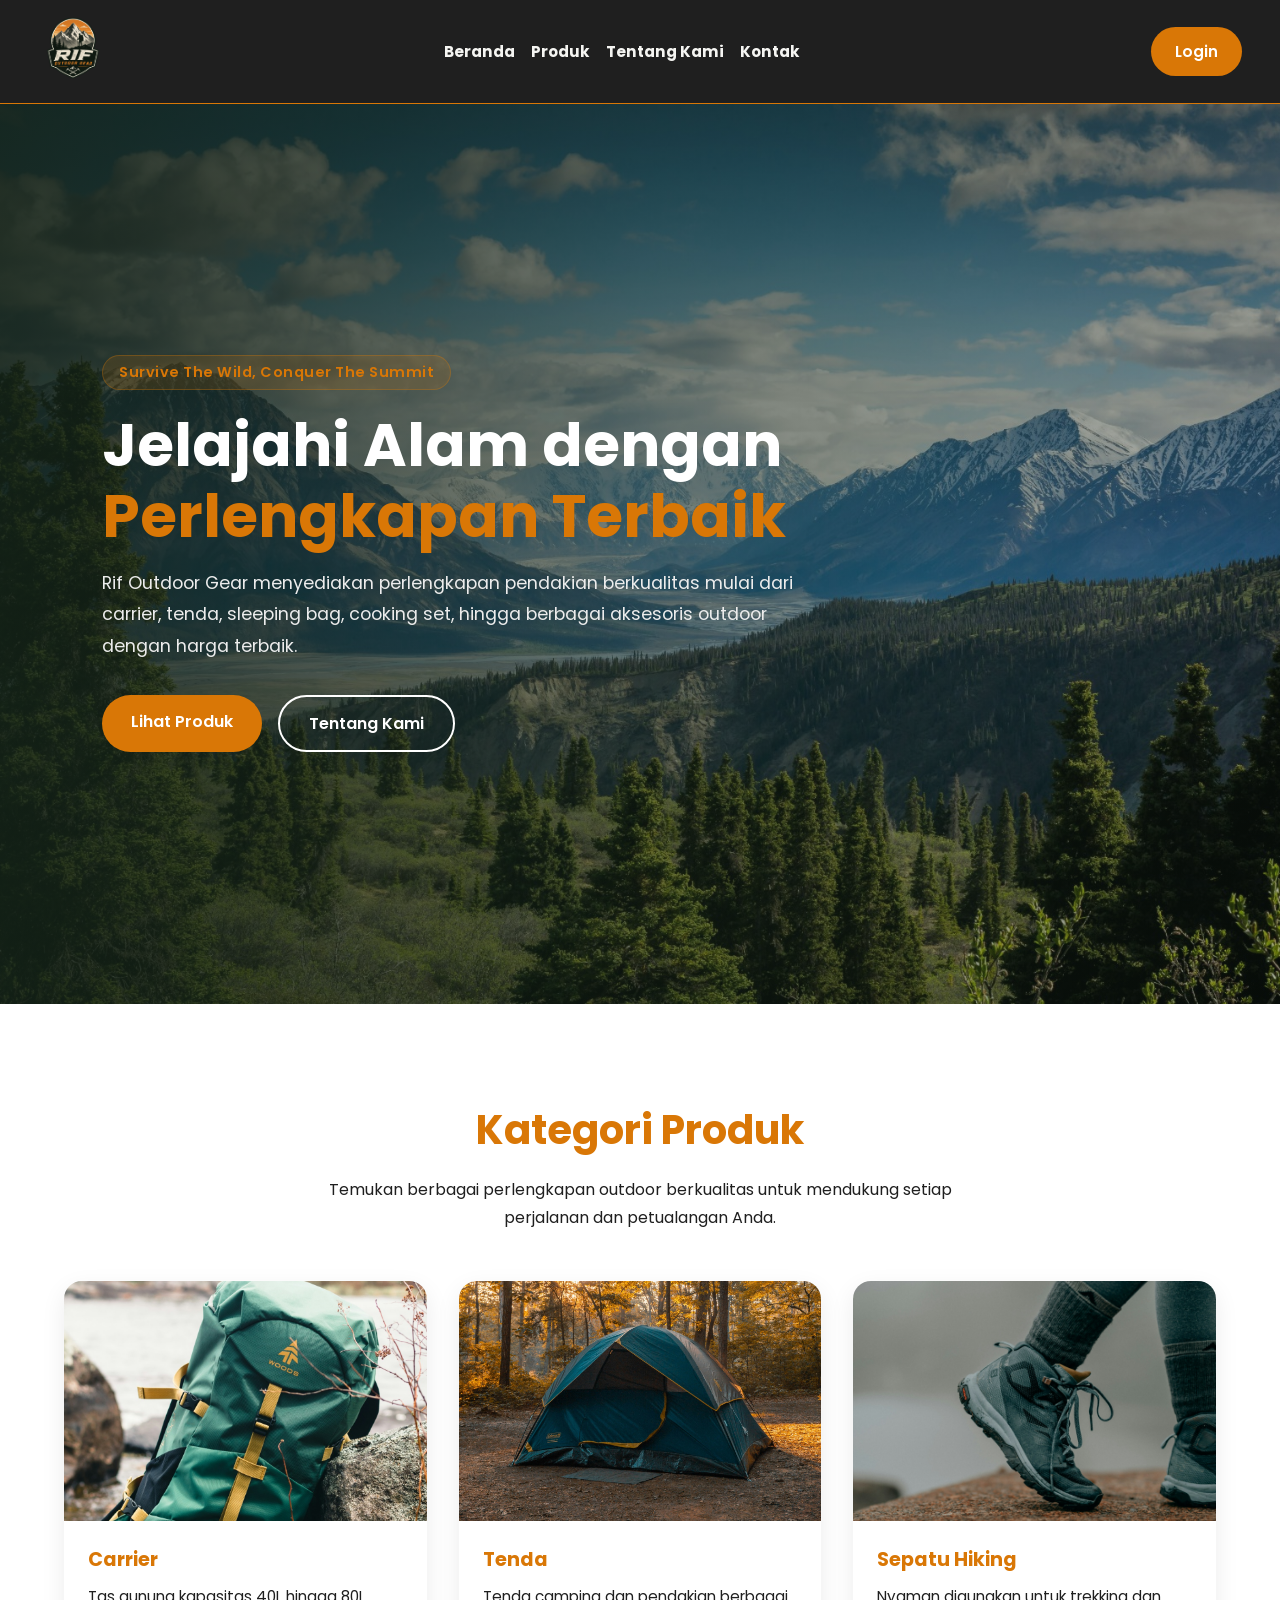
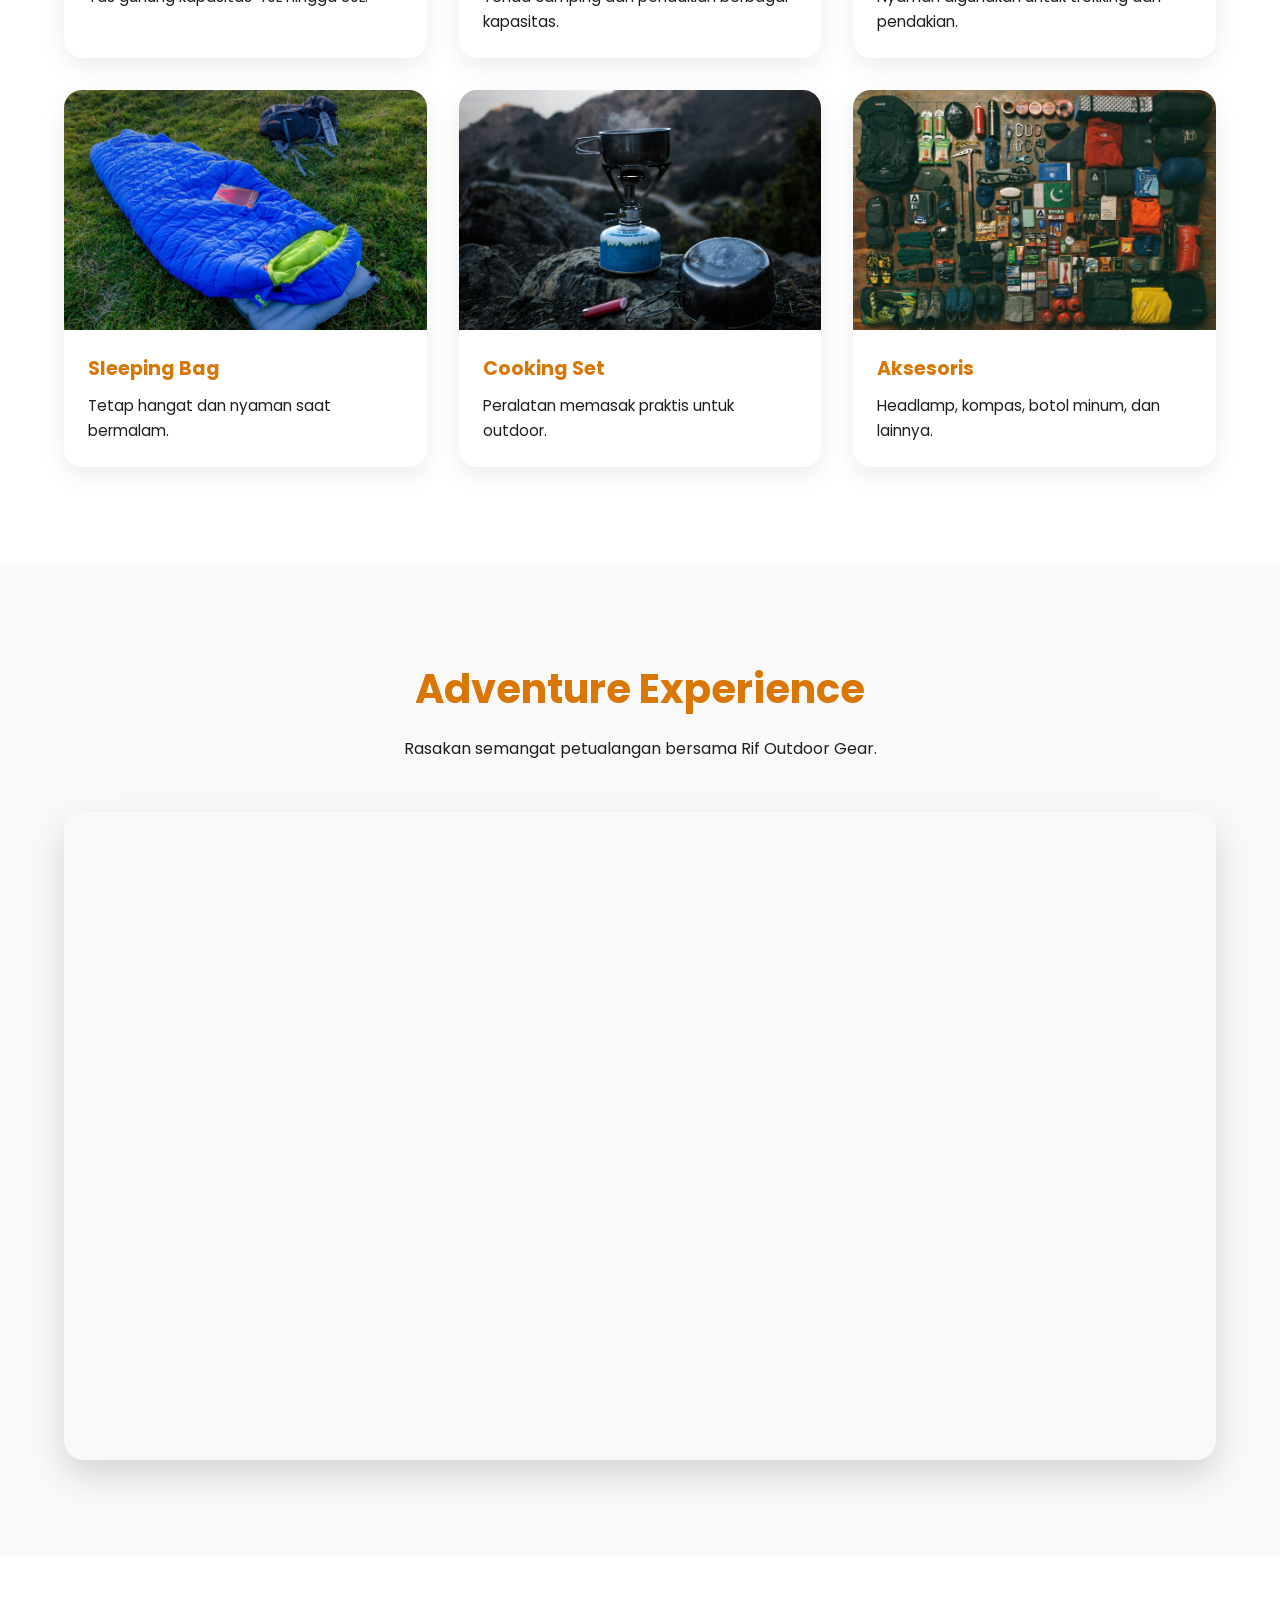
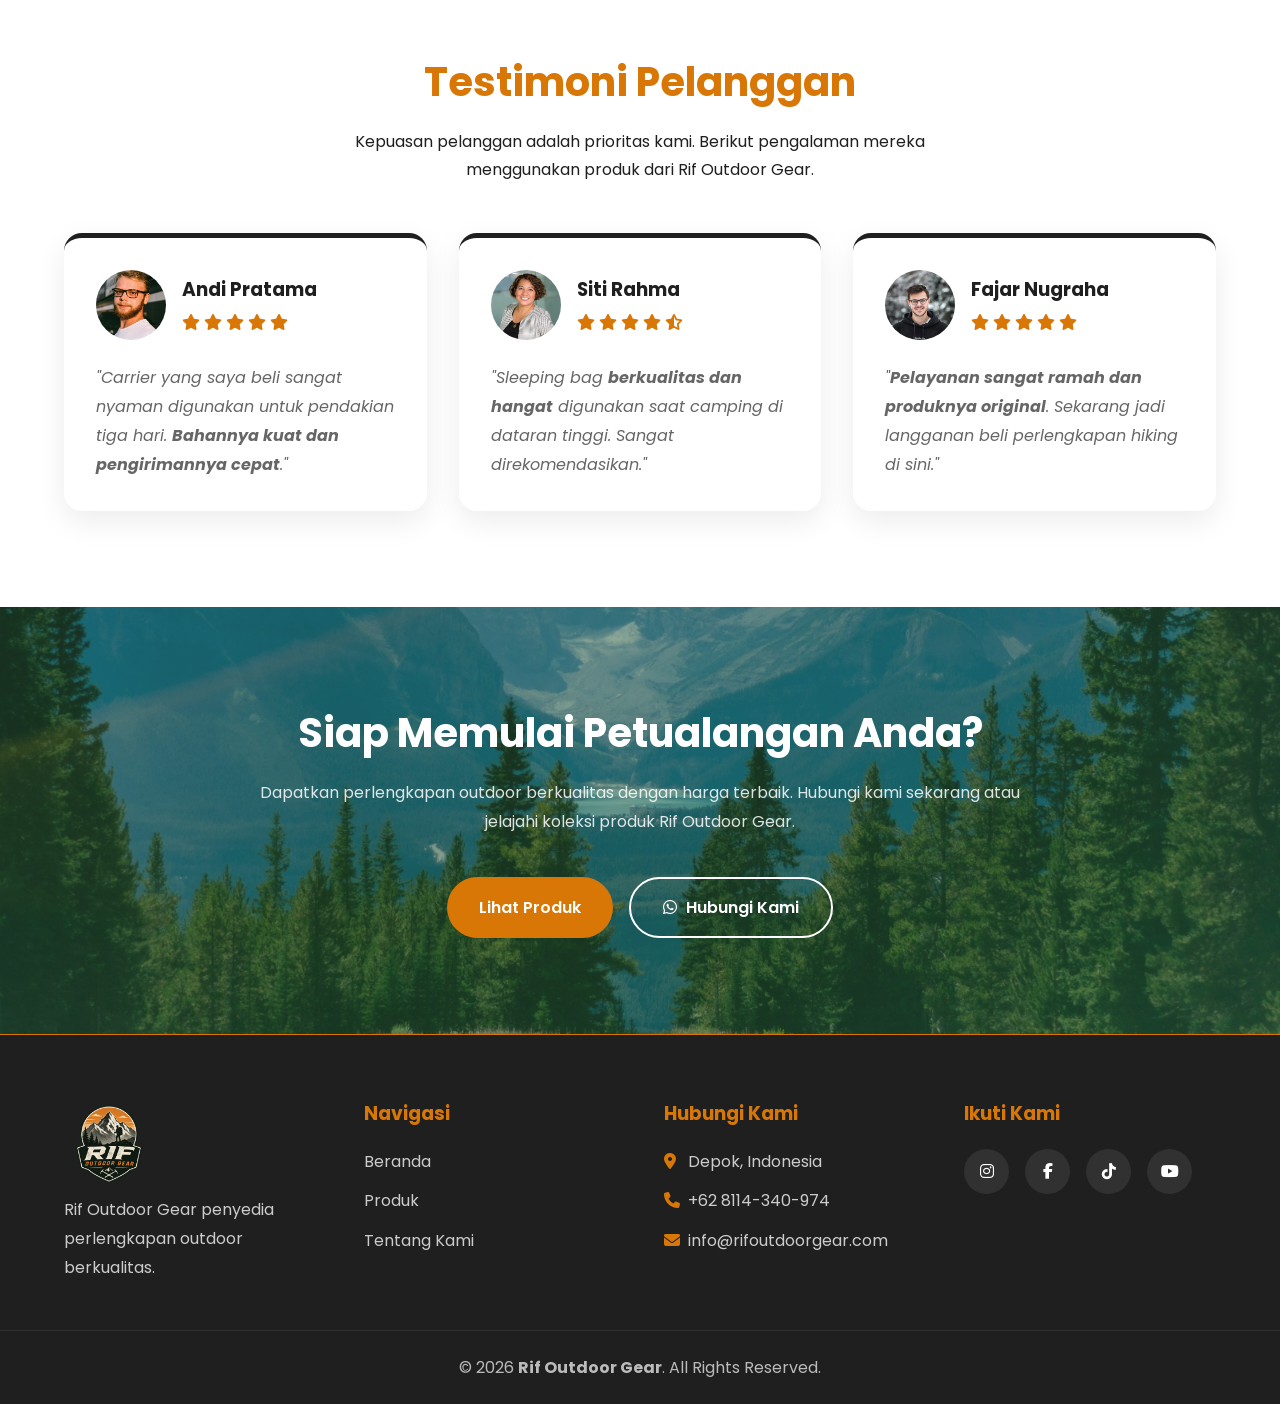
<file: index.html>
<!doctype html>
<html lang="en">
  <head>
    <meta charset="UTF-8" />
    <meta name="viewport" content="width=device-width, initial-scale=1.0" />
    <title>Beranda | Rif Outdoor Gear</title>
    <!-- Logo Website -->
    <link rel="icon" type="image/x-icon" href="assets/img/logo.png" />
    <!-- My CSS -->
    <link rel="stylesheet" href="assets/css/style.css" />
    <!-- Google Fonts : Poppins -->
    <link rel="preconnect" href="https://fonts.googleapis.com" />
    <link rel="preconnect" href="https://fonts.gstatic.com" crossorigin />
    <link
      href="https://fonts.googleapis.com/css2?family=Poppins:ital,wght@0,100;0,200;0,300;0,400;0,500;0,600;0,700;0,800;0,900;1,100;1,200;1,300;1,400;1,500;1,600;1,700;1,800;1,900&display=swap"
      rel="stylesheet"
    />
    <!-- Font Awesome -->
    <link
      rel="stylesheet"
      href="https://cdnjs.cloudflare.com/ajax/libs/font-awesome/6.7.2/css/all.min.css"
    />
  </head>
  <body>
    <!-- Navbar Start -->
    <header>
      <nav class="navbar-container">
        <div class="navbar-logo">
          <a href="index.html"
            ><img src="assets/img/logo.png" alt="Logo Rif Outdoor Gear"
          /></a>
        </div>
        <div class="navbar-menu">
          <div class="navbar-links">
            <ul>
              <li><a href="index.html">Beranda</a></li>
              <li><a href="produk.html">Produk</a></li>
              <li><a href="tentang.html">Tentang Kami</a></li>
              <li><a href="#kontak">Kontak</a></li>
              <li>
                <button class="btn-daftar active">
                  <a href="login.html">Login</a>
                </button>
              </li>
            </ul>
          </div>
        </div>
        <div class="navbar-extra">
          <button class="btn-daftar"><a href="login.html">Login</a></button>
          <button id="hamburger-menu">
            <i class="fa-solid fa-bars"></i>
          </button>
        </div>
      </nav>
    </header>
    <!-- Navbar End -->

    <!-- Hero Start -->
    <section class="hero">
      <div class="hero-overlay"></div>
      <div class="hero-content">
        <span class="hero-subtitle">Survive The Wild, Conquer The Summit</span>
        <h1>
          Jelajahi Alam dengan
          <span>Perlengkapan Terbaik</span>
        </h1>
        <p>
          Rif Outdoor Gear menyediakan perlengkapan pendakian berkualitas mulai
          dari carrier, tenda, sleeping bag, cooking set, hingga berbagai
          aksesoris outdoor dengan harga terbaik.
        </p>
        <div class="hero-button">
          <a href="produk.html" class="btn-primary">Lihat Produk</a>
          <a href="tentang.html" class="btn-secondary">Tentang Kami</a>
        </div>
      </div>
    </section>

    <!-- Kategori Produk Start -->
    <section class="kategori" id="kategori">
      <div class="section-title">
        <h2>Kategori Produk</h2>
        <p>
          Temukan berbagai perlengkapan outdoor berkualitas untuk mendukung
          setiap perjalanan dan petualangan Anda.
        </p>
      </div>

      <div class="kategori-container">
        <a href="produk.html" class="kategori-card">
          <div class="kategori-image">
            <img src="assets/img/kategori/carrier.jpg" alt="Carrier" />
            <div class="kategori-overlay">
              <span>Lihat Produk</span>
            </div>
          </div>

          <div class="kategori-content">
            <h3>Carrier</h3>
            <p>Tas gunung kapasitas 40L hingga 80L.</p>
          </div>
        </a>

        <a href="produk.html" class="kategori-card">
          <div class="kategori-image">
            <img src="assets/img/kategori/tenda.jpg" alt="Tenda" />
            <div class="kategori-overlay">
              <span>Lihat Produk</span>
            </div>
          </div>

          <div class="kategori-content">
            <h3>Tenda</h3>
            <p>Tenda camping dan pendakian berbagai kapasitas.</p>
          </div>
        </a>

        <a href="produk.html" class="kategori-card">
          <div class="kategori-image">
            <img src="assets/img/kategori/sepatu.jpg" alt="Sepatu Hiking" />
            <div class="kategori-overlay">
              <span>Lihat Produk</span>
            </div>
          </div>

          <div class="kategori-content">
            <h3>Sepatu Hiking</h3>
            <p>Nyaman digunakan untuk trekking dan pendakian.</p>
          </div>
        </a>

        <a href="produk.html" class="kategori-card">
          <div class="kategori-image">
            <img
              src="assets/img/kategori/sleeping-bag.jpg"
              alt="Sleeping Bag"
            />
            <div class="kategori-overlay">
              <span>Lihat Produk</span>
            </div>
          </div>

          <div class="kategori-content">
            <h3>Sleeping Bag</h3>
            <p>Tetap hangat dan nyaman saat bermalam.</p>
          </div>
        </a>

        <a href="produk.html" class="kategori-card">
          <div class="kategori-image">
            <img src="assets/img/kategori/cooking-set.jpg" alt="Cooking Set" />
            <div class="kategori-overlay">
              <span>Lihat Produk</span>
            </div>
          </div>

          <div class="kategori-content">
            <h3>Cooking Set</h3>
            <p>Peralatan memasak praktis untuk outdoor.</p>
          </div>
        </a>

        <a href="produk.html" class="kategori-card">
          <div class="kategori-image">
            <img src="assets/img/kategori/aksesoris.jpg" alt="Aksesoris" />
            <div class="kategori-overlay">
              <span>Lihat Produk</span>
            </div>
          </div>

          <div class="kategori-content">
            <h3>Aksesoris</h3>
            <p>Headlamp, kompas, botol minum, dan lainnya.</p>
          </div>
        </a>
      </div>
    </section>
    <!-- Kategori Produk End -->

    <!-- Video Start -->
    <section class="adventure-video">
      <div class="section-title">
        <h2>Adventure Experience</h2>
        <p>Rasakan semangat petualangan bersama Rif Outdoor Gear.</p>
      </div>
      <div class="video-container">
        <video autoplay muted loop playsinline>
          <source src="assets/video/footage-hiking.mp4" type="video/mp4" />
          Browser Anda tidak mendukung video.
        </video>
      </div>
    </section>
    <!-- Video End -->

    <!-- Testimoni Start -->
    <section class="testimoni" id="testimoni">
      <div class="section-title">
        <h2>Testimoni Pelanggan</h2>
        <p>
          Kepuasan pelanggan adalah prioritas kami. Berikut pengalaman mereka
          menggunakan produk dari Rif Outdoor Gear.
        </p>
      </div>

      <div class="testimoni-container">
        <div class="testimoni-card">
          <div class="testimoni-header">
            <img src="assets/img/testimoni/user1.jpg" alt="Andi Pratama" />

            <div class="testimoni-info">
              <h3>Andi Pratama</h3>

              <div class="rating">
                <i class="fa-solid fa-star"></i>
                <i class="fa-solid fa-star"></i>
                <i class="fa-solid fa-star"></i>
                <i class="fa-solid fa-star"></i>
                <i class="fa-solid fa-star"></i>
              </div>
            </div>
          </div>

          <p>
            <i
              >"Carrier yang saya beli sangat nyaman digunakan untuk pendakian
              tiga hari. <b>Bahannya kuat dan pengirimannya cepat</b>."</i
            >
          </p>
        </div>

        <div class="testimoni-card">
          <div class="testimoni-header">
            <img src="assets/img/testimoni/user3.jpg" alt="Siti Rahma" />

            <div class="testimoni-info">
              <h3>Siti Rahma</h3>

              <div class="rating">
                <i class="fa-solid fa-star"></i>
                <i class="fa-solid fa-star"></i>
                <i class="fa-solid fa-star"></i>
                <i class="fa-solid fa-star"></i>
                <i class="fa-solid fa-star-half-stroke"></i>
              </div>
            </div>
          </div>

          <p>
            <i>
              "Sleeping bag <b>berkualitas dan hangat</b> digunakan saat camping
              di dataran tinggi. Sangat direkomendasikan."</i
            >
          </p>
        </div>

        <div class="testimoni-card">
          <div class="testimoni-header">
            <img src="assets/img/testimoni/user2.jpg" alt="Fajar Nugraha" />

            <div class="testimoni-info">
              <h3>Fajar Nugraha</h3>

              <div class="rating">
                <i class="fa-solid fa-star"></i>
                <i class="fa-solid fa-star"></i>
                <i class="fa-solid fa-star"></i>
                <i class="fa-solid fa-star"></i>
                <i class="fa-solid fa-star"></i>
              </div>
            </div>
          </div>

          <p>
            <i
              >"<b>Pelayanan sangat ramah dan produknya original</b>. Sekarang
              jadi langganan beli perlengkapan hiking di sini."</i
            >
          </p>
        </div>
      </div>
    </section>
    <!-- Testimoni End -->

    <!-- CTA Start -->
    <section class="cta" id="kontak">
      <div class="cta-content">
        <h2>Siap Memulai Petualangan Anda?</h2>

        <p>
          Dapatkan perlengkapan outdoor berkualitas dengan harga terbaik.
          Hubungi kami sekarang atau jelajahi koleksi produk Rif Outdoor Gear.
        </p>

        <div class="cta-button">
          <a href="produk.html" class="btn-produk"> Lihat Produk </a>

          <a
            href="https://wa.me/+628114340974"
            class="btn-whatsapp"
            target="_blank"
          >
            <i class="fa-brands fa-whatsapp"></i>
            Hubungi Kami
          </a>
        </div>
      </div>
    </section>
    <!-- CTA End -->

    <!-- Hero End -->

    <!-- Footer Start -->
    <footer class="footer">
      <div class="footer-container">
        <!-- Tentang -->
        <div class="footer-column">
          <img
            src="assets/img/logo.png"
            alt="Rif Outdoor Gear"
            class="footer-logo"
          />

          <p>Rif Outdoor Gear penyedia perlengkapan outdoor berkualitas.</p>
        </div>

        <!-- Navigasi -->
        <div class="footer-column">
          <h3>Navigasi</h3>

          <ul>
            <li><a href="index.html">Beranda</a></li>
            <li><a href="produk.html">Produk</a></li>
            <li><a href="tentang.html">Tentang Kami</a></li>
          </ul>
        </div>

        <!-- Kontak -->
        <div class="footer-column">
          <h3>Hubungi Kami</h3>

          <ul>
            <li><i class="fa-solid fa-location-dot"></i> Depok, Indonesia</li>
            <li><i class="fa-solid fa-phone"></i> +62 8114-340-974</li>
            <li>
              <i class="fa-solid fa-envelope"></i> info@rifoutdoorgear.com
            </li>
          </ul>
        </div>

        <!-- Sosial Media -->
        <div class="footer-column">
          <h3>Ikuti Kami</h3>

          <div class="footer-social">
            <a href="https://www.instagram.com/riefatnur13/">
              <i class="fa-brands fa-instagram"></i>
            </a>

            <a href="https://www.facebook.com/riefatnur.febrian.7">
              <i class="fa-brands fa-facebook-f"></i>
            </a>

            <a href="https://www.tiktok.com/@riefatinaray">
              <i class="fa-brands fa-tiktok"></i>
            </a>

            <a href="#">
              <i class="fa-brands fa-youtube"></i>
            </a>
          </div>
        </div>
      </div>

      <div class="footer-bottom">
        <p>© 2026 <strong>Rif Outdoor Gear</strong>. All Rights Reserved.</p>
      </div>
    </footer>
    <!-- Footer End -->

    <!-- Script Javascript -->
    <script src="assets/js/script.js"></script>
  </body>
</html>
</file>
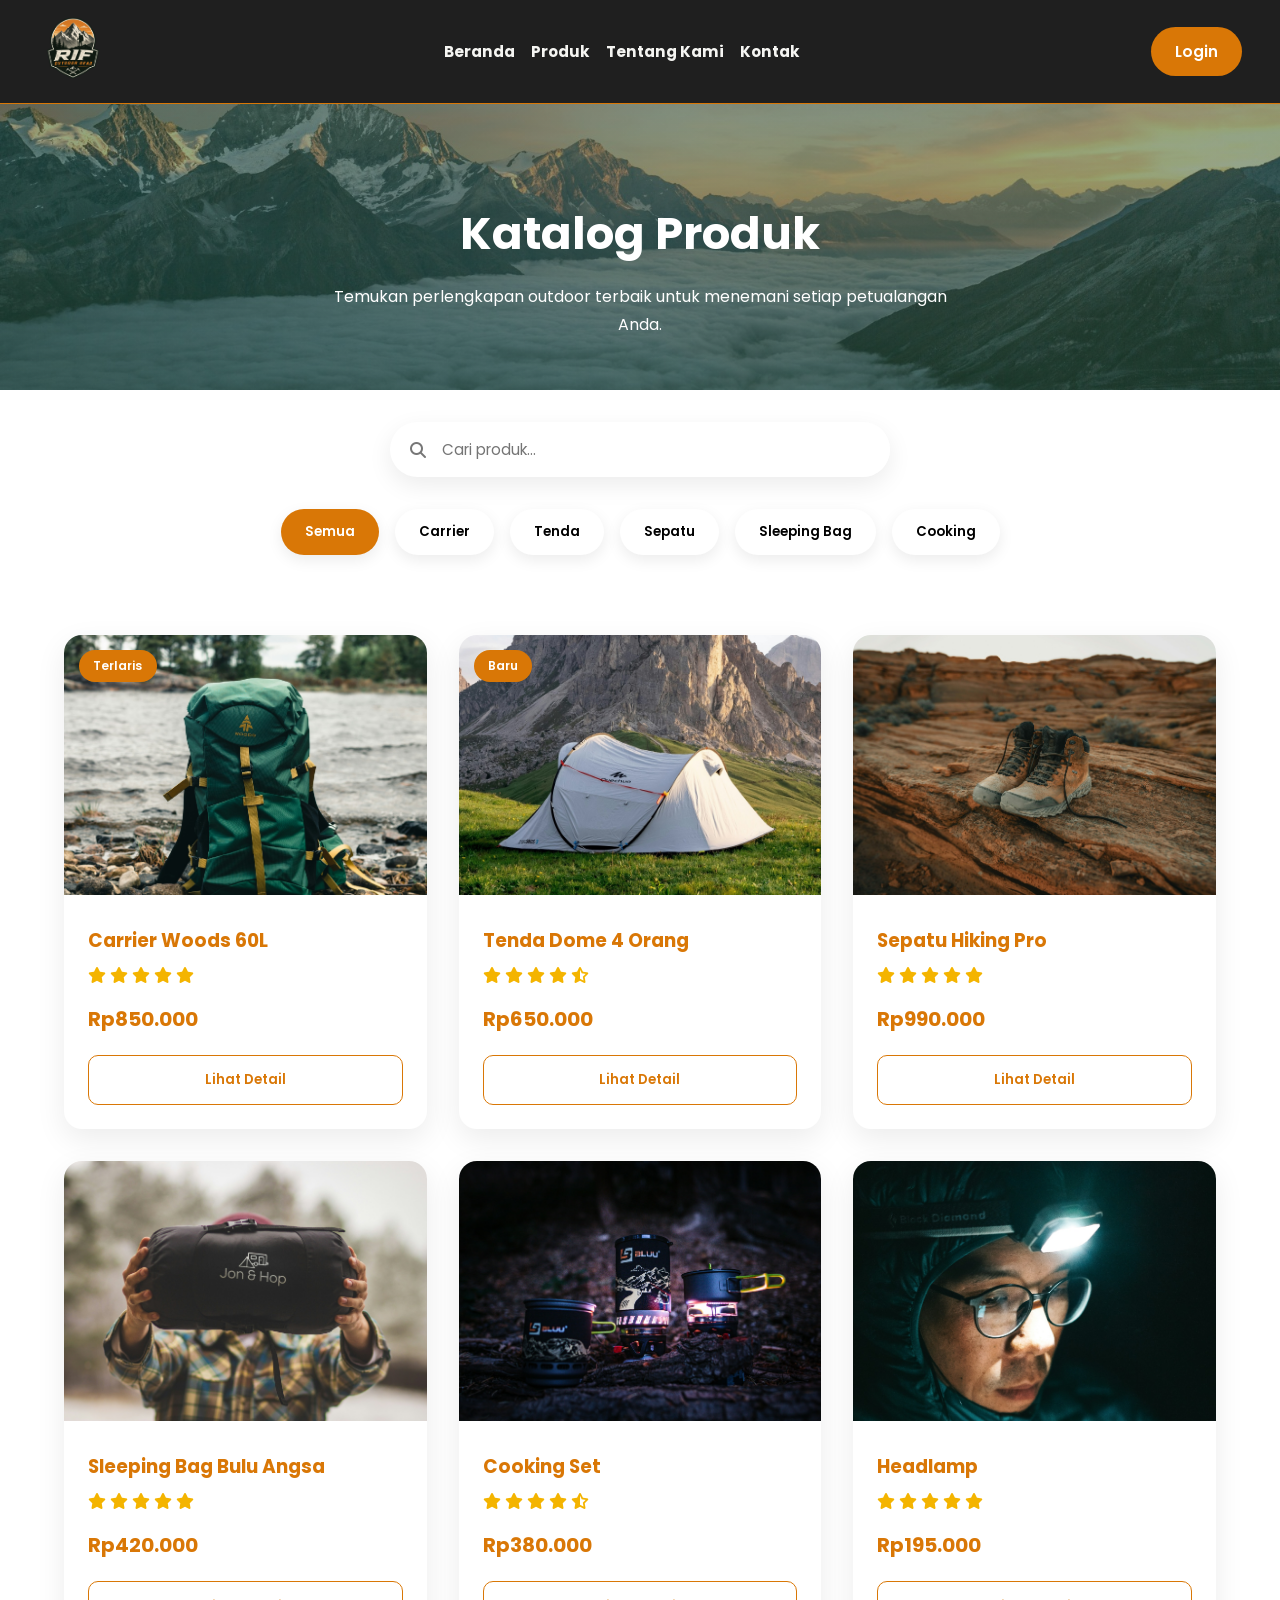
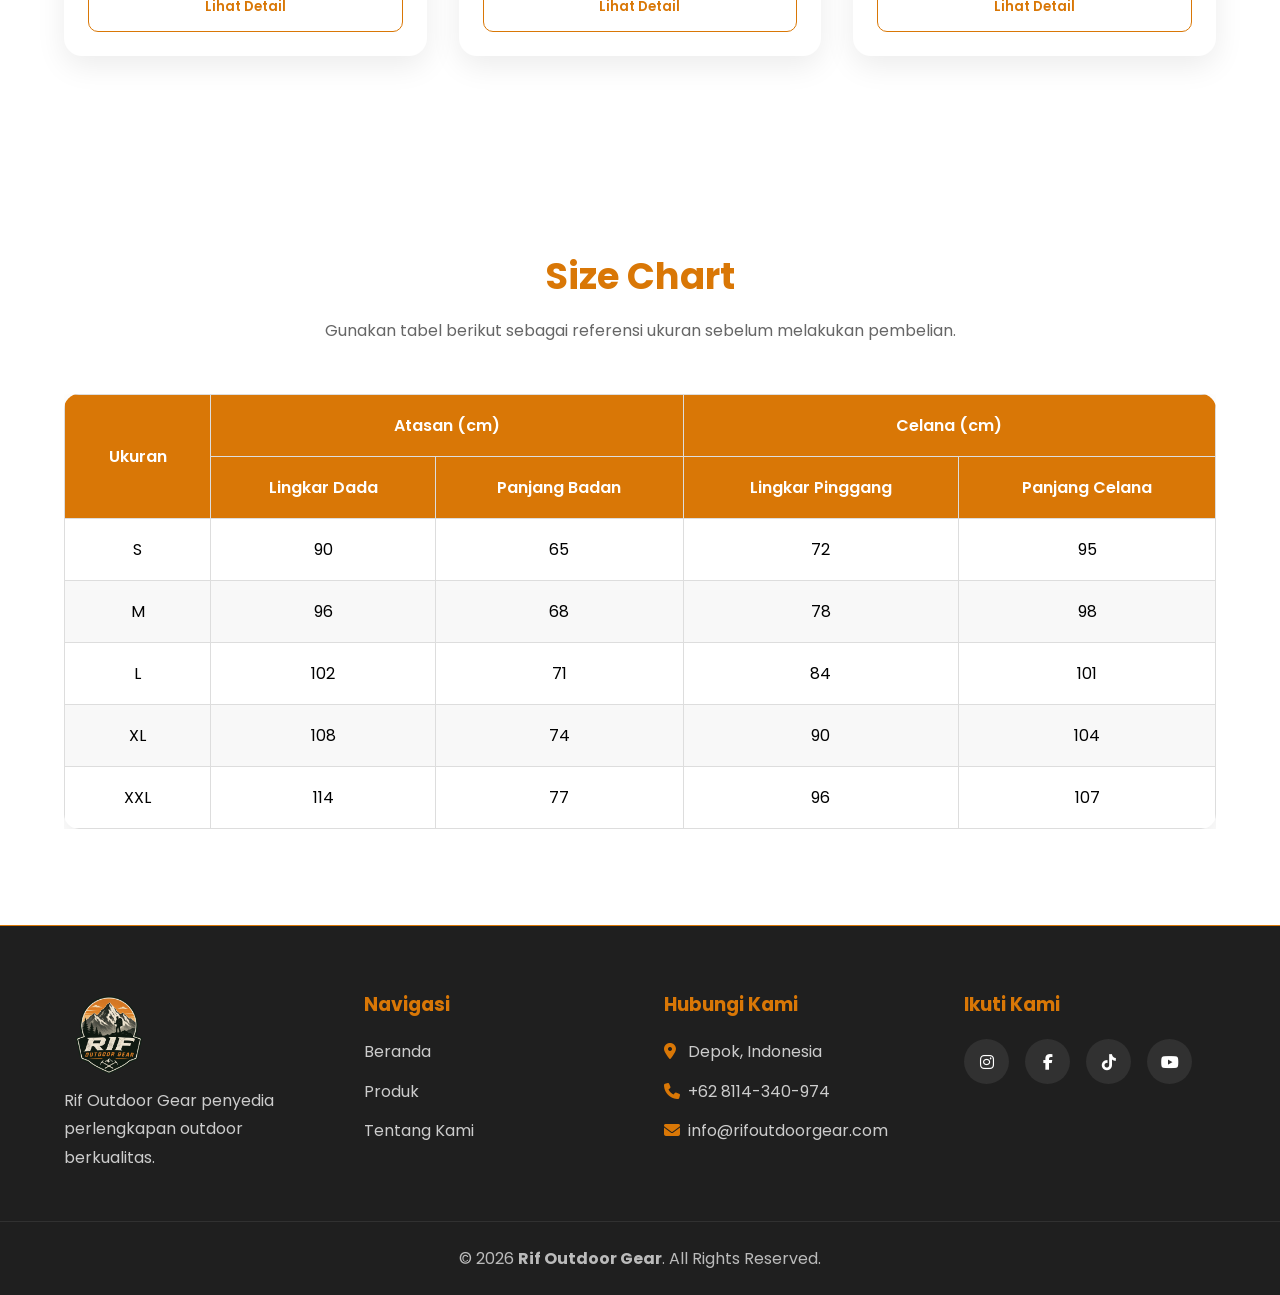
<file: produk.html>
<!doctype html>
<html lang="en">
  <head>
    <meta charset="UTF-8" />
    <meta name="viewport" content="width=device-width, initial-scale=1.0" />
    <title>Produk | Rif Outdoor Gear</title>
    <!-- Logo Website -->
    <link rel="icon" type="image/x-icon" href="assets/img/logo.png" />
    <!-- My CSS -->
    <link rel="stylesheet" href="assets/css/style.css" />
    <link rel="stylesheet" href="assets/css/produk.css" />
    <!-- Google Fonts : Poppins -->
    <link rel="preconnect" href="https://fonts.googleapis.com" />
    <link rel="preconnect" href="https://fonts.gstatic.com" crossorigin />
    <link
      href="https://fonts.googleapis.com/css2?family=Poppins:ital,wght@0,100;0,200;0,300;0,400;0,500;0,600;0,700;0,800;0,900;1,100;1,200;1,300;1,400;1,500;1,600;1,700;1,800;1,900&display=swap"
      rel="stylesheet"
    />
    <!-- Font Awesome -->
    <link
      rel="stylesheet"
      href="https://cdnjs.cloudflare.com/ajax/libs/font-awesome/6.7.2/css/all.min.css"
    />
  </head>
  <body>
    <!-- Navbar Start -->
    <header>
      <nav class="navbar-container">
        <div class="navbar-logo">
          <a href="index.html"
            ><img src="assets/img/logo.png" alt="Logo Rif Outdoor Gear"
          /></a>
        </div>
        <div class="navbar-menu">
          <div class="navbar-links">
            <ul>
              <li><a href="index.html">Beranda</a></li>
              <li><a href="produk.html">Produk</a></li>
              <li><a href="tentang.html">Tentang Kami</a></li>
              <li><a href="index.html#kontak">Kontak</a></li>
              <li>
                <button class="btn-daftar active">
                  <a href="login.html">Login</a>
                </button>
              </li>
            </ul>
          </div>
        </div>
        <div class="navbar-extra">
          <button class="btn-daftar"><a href="login.html">Login</a></button>
          <button id="hamburger-menu">
            <i class="fa-solid fa-bars"></i>
          </button>
        </div>
      </nav>
    </header>
    <!-- Navbar End -->

    <!-- Header Homepage Start -->
    <section class="produk-header">
      <h1>Katalog Produk</h1>
      <p>
        Temukan perlengkapan outdoor terbaik untuk menemani setiap petualangan
        Anda.
      </p>
    </section>
    <!-- Header Homepage Start -->

    <!-- Fitur Search Start -->
    <section class="produk-filter">
      <div class="search-box">
        <i class="fa-solid fa-magnifying-glass"></i>
        <input type="text" placeholder="Cari produk..." />
      </div>
      <div class="filter-btn">
        <button class="active">Semua</button>
        <button>Carrier</button>
        <button>Tenda</button>
        <button>Sepatu</button>
        <button>Sleeping Bag</button>
        <button>Cooking</button>
      </div>
    </section>
    <!-- Fitur Search Start -->

    <!-- List Produk Start -->
    <section class="produk-container">
      <!-- Produk 1 -->
      <div class="produk-card">
        <span class="badge">Terlaris</span>
        <img src="assets/img/produk/carrier.jpg" alt="Carrier" />
        <div class="produk-content">
          <h3>Carrier Woods 60L</h3>
          <div class="rating">
            <i class="fa-solid fa-star"></i>
            <i class="fa-solid fa-star"></i>
            <i class="fa-solid fa-star"></i>
            <i class="fa-solid fa-star"></i>
            <i class="fa-solid fa-star"></i>
          </div>
          <h4>Rp850.000</h4>
          <button>Lihat Detail</button>
        </div>
      </div>

      <!-- Produk 2 -->
      <div class="produk-card">
        <span class="badge new">Baru</span>
        <img src="assets/img/produk/tenda.jpg" alt="Tenda" />
        <div class="produk-content">
          <h3>Tenda Dome 4 Orang</h3>
          <div class="rating">
            <i class="fa-solid fa-star"></i>
            <i class="fa-solid fa-star"></i>
            <i class="fa-solid fa-star"></i>
            <i class="fa-solid fa-star"></i>
            <i class="fa-solid fa-star-half-stroke"></i>
          </div>
          <h4>Rp650.000</h4>
          <button>Lihat Detail</button>
        </div>
      </div>

      <!-- Produk 3 -->
      <div class="produk-card">
        <img src="assets/img/produk/sepatu.jpg" alt="Sepatu" />
        <div class="produk-content">
          <h3>Sepatu Hiking Pro</h3>
          <div class="rating">
            <i class="fa-solid fa-star"></i>
            <i class="fa-solid fa-star"></i>
            <i class="fa-solid fa-star"></i>
            <i class="fa-solid fa-star"></i>
            <i class="fa-solid fa-star"></i>
          </div>
          <h4>Rp990.000</h4>
          <button>Lihat Detail</button>
        </div>
      </div>

      <!-- Produk 4 -->
      <div class="produk-card">
        <img src="assets/img/produk/sleeping-bag.jpg" alt="Sleeping Bag" />
        <div class="produk-content">
          <h3>Sleeping Bag Bulu Angsa</h3>
          <div class="rating">
            <i class="fa-solid fa-star"></i>
            <i class="fa-solid fa-star"></i>
            <i class="fa-solid fa-star"></i>
            <i class="fa-solid fa-star"></i>
            <i class="fa-solid fa-star"></i>
          </div>
          <h4>Rp420.000</h4>
          <button>Lihat Detail</button>
        </div>
      </div>

      <!-- Produk 5 -->
      <div class="produk-card">
        <img src="assets/img/produk/cooking-set.jpg" alt="Cooking Set" />
        <div class="produk-content">
          <h3>Cooking Set</h3>
          <div class="rating">
            <i class="fa-solid fa-star"></i>
            <i class="fa-solid fa-star"></i>
            <i class="fa-solid fa-star"></i>
            <i class="fa-solid fa-star"></i>
            <i class="fa-solid fa-star-half-stroke"></i>
          </div>
          <h4>Rp380.000</h4>
          <button>Lihat Detail</button>
        </div>
      </div>

      <!-- Produk 6 -->
      <div class="produk-card">
        <img src="assets/img/produk/headlamp.jpg" alt="Headlamp" />
        <div class="produk-content">
          <h3>Headlamp</h3>
          <div class="rating">
            <i class="fa-solid fa-star"></i>
            <i class="fa-solid fa-star"></i>
            <i class="fa-solid fa-star"></i>
            <i class="fa-solid fa-star"></i>
            <i class="fa-solid fa-star"></i>
          </div>
          <h4>Rp195.000</h4>
          <button>Lihat Detail</button>
        </div>
      </div>
    </section>
    <!-- List Produk End -->

    <!-- Size Chart Start -->
    <section class="size-chart">
      <div class="section-title">
        <h2>Size Chart</h2>
        <p>
          Gunakan tabel berikut sebagai referensi ukuran sebelum melakukan
          pembelian.
        </p>
      </div>

      <div class="table-container">
        <table>
          <thead>
            <tr>
              <th rowspan="2">Ukuran</th>
              <th colspan="2">Atasan (cm)</th>
              <th colspan="2">Celana (cm)</th>
            </tr>

            <tr>
              <th>Lingkar Dada</th>
              <th>Panjang Badan</th>
              <th>Lingkar Pinggang</th>
              <th>Panjang Celana</th>
            </tr>
          </thead>

          <tbody>
            <tr>
              <td>S</td>
              <td>90</td>
              <td>65</td>
              <td>72</td>
              <td>95</td>
            </tr>

            <tr>
              <td>M</td>
              <td>96</td>
              <td>68</td>
              <td>78</td>
              <td>98</td>
            </tr>

            <tr>
              <td>L</td>
              <td>102</td>
              <td>71</td>
              <td>84</td>
              <td>101</td>
            </tr>

            <tr>
              <td>XL</td>
              <td>108</td>
              <td>74</td>
              <td>90</td>
              <td>104</td>
            </tr>

            <tr>
              <td>XXL</td>
              <td>114</td>
              <td>77</td>
              <td>96</td>
              <td>107</td>
            </tr>
          </tbody>
        </table>
      </div>
    </section>
    <!-- Size Chart End -->

    <!-- Footer Start -->
    <footer class="footer">
      <div class="footer-container">
        <!-- Tentang -->
        <div class="footer-column">
          <img
            src="assets/img/logo.png"
            alt="Rif Outdoor Gear"
            class="footer-logo"
          />
          <p>Rif Outdoor Gear penyedia perlengkapan outdoor berkualitas.</p>
        </div>

        <!-- Navigasi -->
        <div class="footer-column">
          <h3>Navigasi</h3>
          <ul>
            <li><a href="index.html">Beranda</a></li>
            <li><a href="produk.html">Produk</a></li>
            <li><a href="tentang.html">Tentang Kami</a></li>
          </ul>
        </div>

        <!-- Kontak -->
        <div class="footer-column">
          <h3>Hubungi Kami</h3>
          <ul>
            <li><i class="fa-solid fa-location-dot"></i> Depok, Indonesia</li>
            <li><i class="fa-solid fa-phone"></i> +62 8114-340-974</li>
            <li>
              <i class="fa-solid fa-envelope"></i> info@rifoutdoorgear.com
            </li>
          </ul>
        </div>

        <!-- Sosial Media -->
        <div class="footer-column">
          <h3>Ikuti Kami</h3>
          <div class="footer-social">
            <a href="https://www.instagram.com/riefatnur13/">
              <i class="fa-brands fa-instagram"></i>
            </a>
            <a href="https://www.facebook.com/riefatnur.febrian.7">
              <i class="fa-brands fa-facebook-f"></i>
            </a>
            <a href="https://www.tiktok.com/@riefatinaray">
              <i class="fa-brands fa-tiktok"></i>
            </a>
            <a href="#">
              <i class="fa-brands fa-youtube"></i>
            </a>
          </div>
        </div>
      </div>
      <div class="footer-bottom">
        <p>© 2026 <strong>Rif Outdoor Gear</strong>. All Rights Reserved.</p>
      </div>
    </footer>
    <!-- Footer End -->

    <!-- Script Javascript -->
    <script src="assets/js/script.js"></script>
  </body>
</html>
</file>
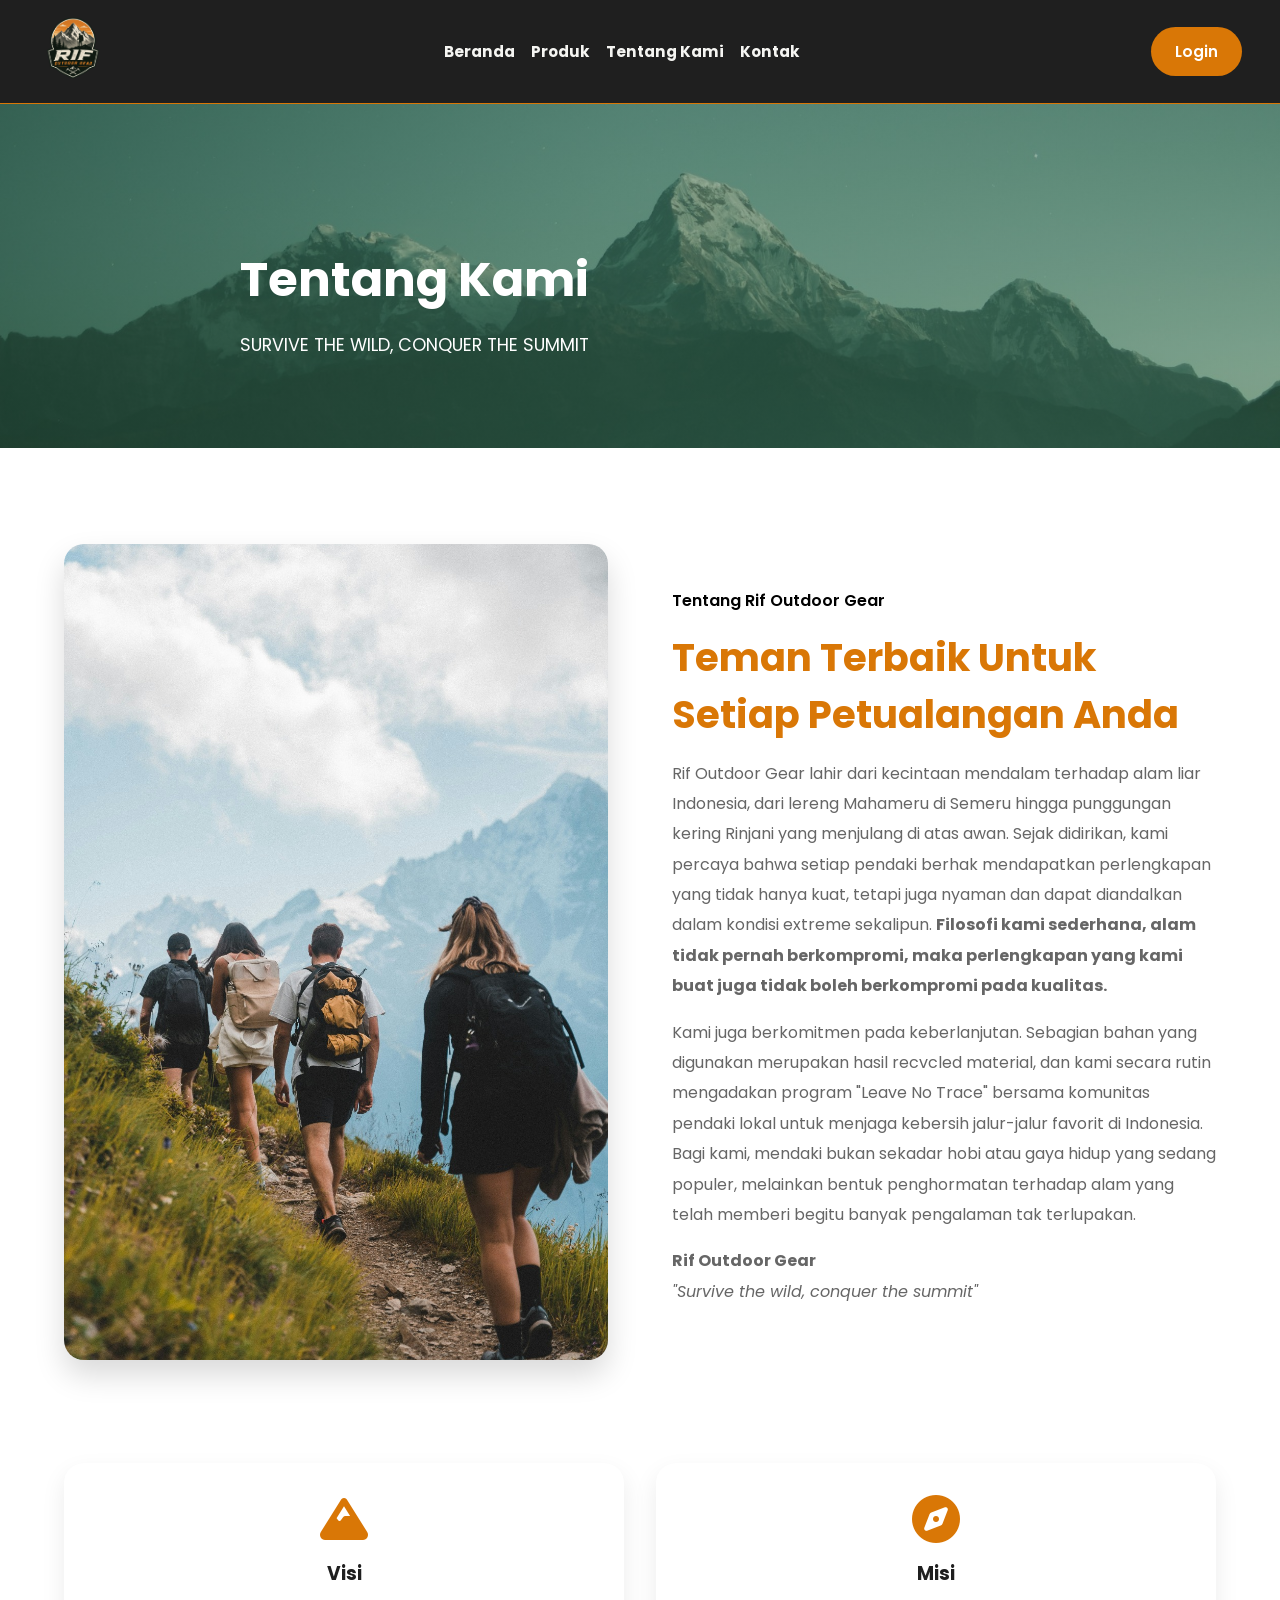
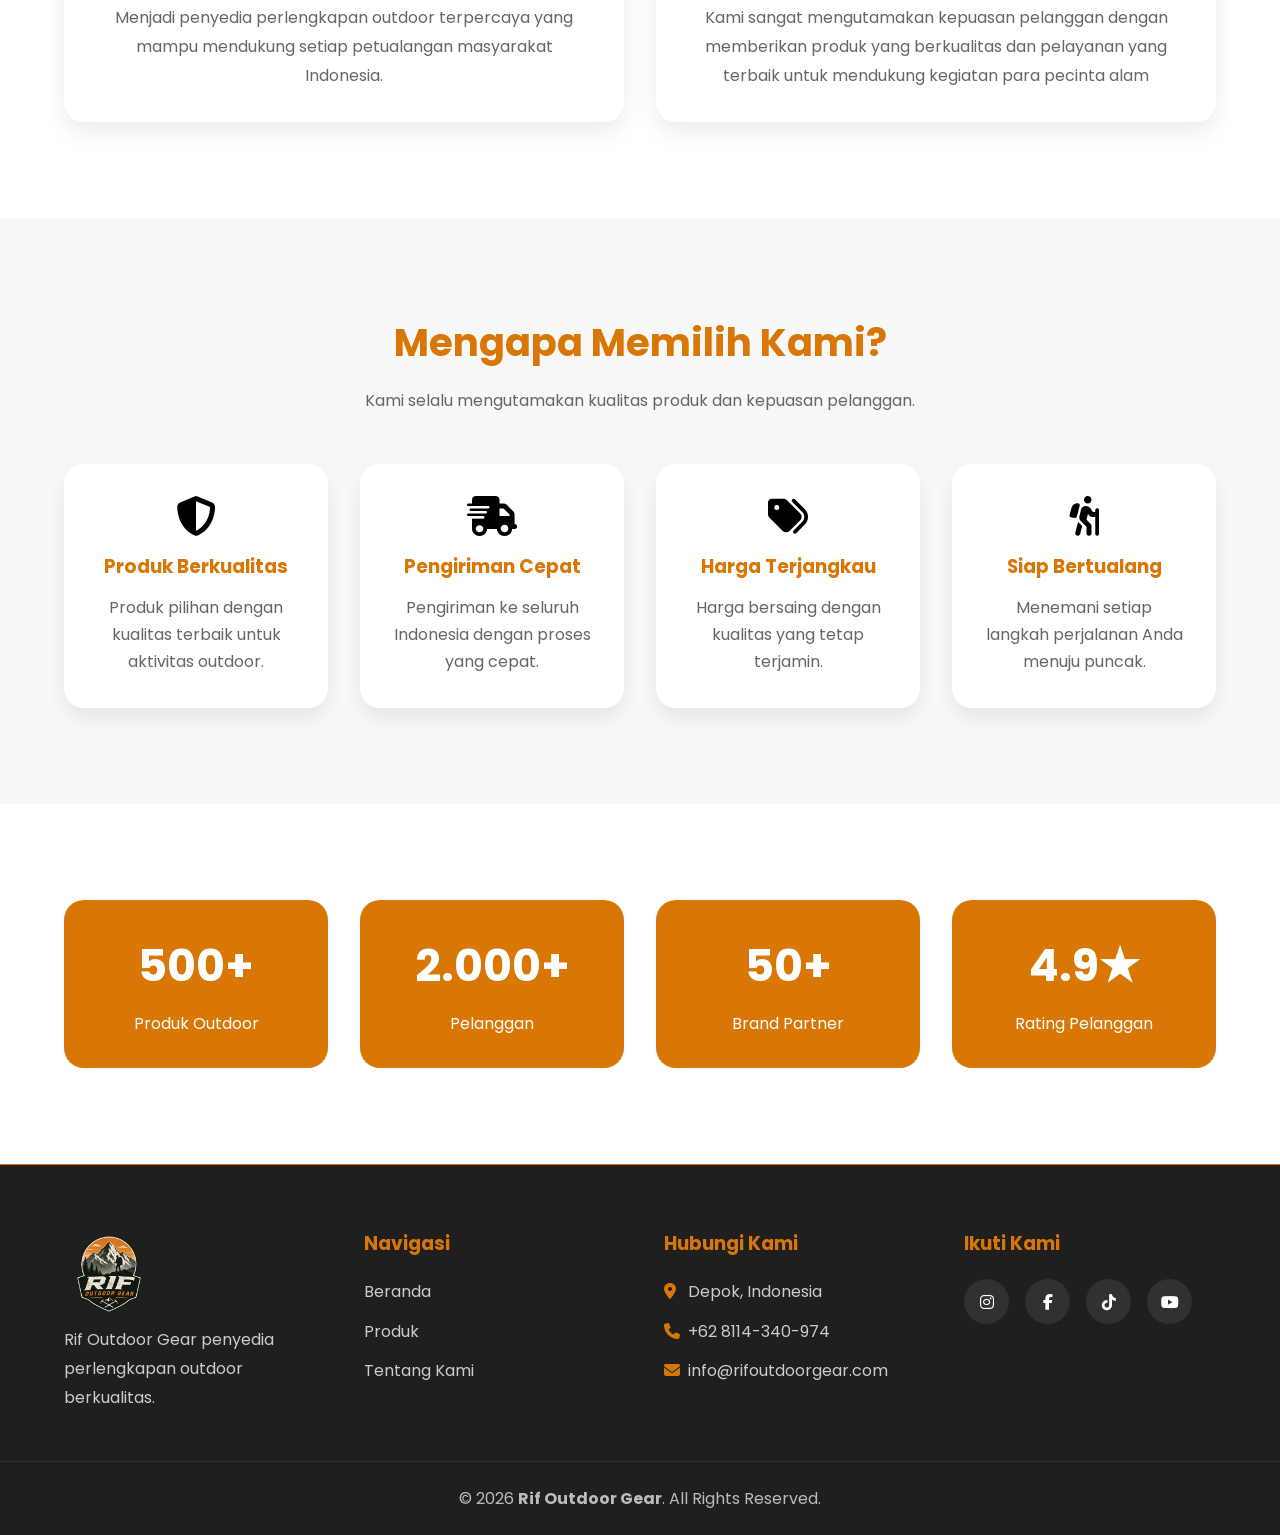
<file: tentang.html>
<!doctype html>
<html lang="en">
  <head>
    <meta charset="UTF-8" />
    <meta name="viewport" content="width=device-width, initial-scale=1.0" />
    <title>Tentang Kami | Rif Outdoor Gear</title>
    <!-- Logo Website -->
    <link rel="icon" type="image/x-icon" href="assets/img/logo.png" />
    <!-- My CSS -->
    <link rel="stylesheet" href="assets/css/style.css" />
    <link rel="stylesheet" href="assets/css/tentang.css" />
    <!-- Google Fonts : Poppins -->
    <link rel="preconnect" href="https://fonts.googleapis.com" />
    <link rel="preconnect" href="https://fonts.gstatic.com" crossorigin />
    <link
      href="https://fonts.googleapis.com/css2?family=Poppins:ital,wght@0,100;0,200;0,300;0,400;0,500;0,600;0,700;0,800;0,900;1,100;1,200;1,300;1,400;1,500;1,600;1,700;1,800;1,900&display=swap"
      rel="stylesheet"
    />
    <!-- Font Awesome -->
    <link
      rel="stylesheet"
      href="https://cdnjs.cloudflare.com/ajax/libs/font-awesome/6.7.2/css/all.min.css"
    />
  </head>
  <body>
    <!-- Navbar Start -->
    <header>
      <nav class="navbar-container">
        <div class="navbar-logo">
          <a href="index.html"
            ><img src="assets/img/logo.png" alt="Logo Rif Outdoor Gear"
          /></a>
        </div>
        <div class="navbar-menu">
          <div class="navbar-links">
            <ul>
              <li><a href="index.html">Beranda</a></li>
              <li><a href="produk.html">Produk</a></li>
              <li><a href="tentang.html">Tentang Kami</a></li>
              <li><a href="index.html#kontak">Kontak</a></li>
              <li>
                <button class="btn-daftar active">
                  <a href="login.html">Login</a>
                </button>
              </li>
            </ul>
          </div>
        </div>
        <div class="navbar-extra">
          <button class="btn-daftar"><a href="login.html">Login</a></button>
          <button id="hamburger-menu">
            <i class="fa-solid fa-bars"></i>
          </button>
        </div>
      </nav>
    </header>
    <!-- Navbar End -->

    <!-- Navbar -->

    <!-- Hero Title Start -->
    <section class="about-hero">
      <div class="hero-content">
        <h1>Tentang Kami</h1>
        <p>Survive The Wild, Conquer The Summit</p>
      </div>
    </section>
    <!-- Hero Title Start -->

    <!-- Tentang Kami Start -->
    <section class="about">
      <div class="about-image">
        <img src="assets/img/hiking.jpg" alt="Tentang Rif Outdoor Gear" />
      </div>
      <div class="about-content">
        <span>Tentang Rif Outdoor Gear</span>
        <h2>Teman Terbaik Untuk Setiap Petualangan Anda</h2>
        <p>
          Rif Outdoor Gear lahir dari kecintaan mendalam terhadap alam liar
          Indonesia, dari lereng Mahameru di Semeru hingga punggungan kering
          Rinjani yang menjulang di atas awan. Sejak didirikan, kami percaya
          bahwa setiap pendaki berhak mendapatkan perlengkapan yang tidak hanya
          kuat, tetapi juga nyaman dan dapat diandalkan dalam kondisi extreme
          sekalipun.
          <b
            >Filosofi kami sederhana, alam tidak pernah berkompromi, maka
            perlengkapan yang kami buat juga tidak boleh berkompromi pada
            kualitas.</b
          >
        </p>
        <p>
          Kami juga berkomitmen pada keberlanjutan. Sebagian bahan yang
          digunakan merupakan hasil recvcled material, dan kami secara rutin
          mengadakan program "Leave No Trace" bersama komunitas pendaki lokal
          untuk menjaga kebersih jalur-jalur favorit di Indonesia. Bagi kami,
          mendaki bukan sekadar hobi atau gaya hidup yang sedang populer,
          melainkan bentuk penghormatan terhadap alam yang telah memberi begitu
          banyak pengalaman tak terlupakan.
        </p>
        <p>
          <b>Rif Outdoor Gear</b> <br />
          <i>"Survive the wild, conquer the summit"</i>
        </p>
      </div>
    </section>
    <!-- Tentang Kami End -->

    <!-- Visi & Misi Start -->
    <section class="vision">
      <div class="vision-card">
        <i class="fa-solid fa-mountain"></i>
        <h3>Visi</h3>
        <p>
          Menjadi penyedia perlengkapan outdoor terpercaya yang mampu mendukung
          setiap petualangan masyarakat Indonesia.
        </p>
      </div>
      <div class="vision-card">
        <i class="fa-solid fa-compass"></i>
        <h3>Misi</h3>
        <p>
          Kami sangat mengutamakan kepuasan pelanggan dengan memberikan produk
          yang berkualitas dan pelayanan yang terbaik untuk mendukung kegiatan
          para pecinta alam
        </p>
      </div>
    </section>
    <!-- Visi & Misi End -->

    <!-- Why Us Start -->
    <section class="why-us">
      <div class="section-title">
        <h2>Mengapa Memilih Kami?</h2>
        <p>Kami selalu mengutamakan kualitas produk dan kepuasan pelanggan.</p>
      </div>
      <div class="why-container">
        <div class="why-card">
          <i class="fa-solid fa-shield-halved"></i>
          <h3>Produk Berkualitas</h3>
          <p>Produk pilihan dengan kualitas terbaik untuk aktivitas outdoor.</p>
        </div>
        <div class="why-card">
          <i class="fa-solid fa-truck-fast"></i>
          <h3>Pengiriman Cepat</h3>
          <p>Pengiriman ke seluruh Indonesia dengan proses yang cepat.</p>
        </div>
        <div class="why-card">
          <i class="fa-solid fa-tags"></i>
          <h3>Harga Terjangkau</h3>
          <p>Harga bersaing dengan kualitas yang tetap terjamin.</p>
        </div>
        <div class="why-card">
          <i class="fa-solid fa-person-hiking"></i>
          <h3>Siap Bertualang</h3>
          <p>Menemani setiap langkah perjalanan Anda menuju puncak.</p>
        </div>
      </div>
    </section>
    <!-- Why Us End -->

    <!-- Statistik Start -->
    <section class="stats">
      <div class="stat-card">
        <h2>500+</h2>
        <p>Produk Outdoor</p>
      </div>
      <div class="stat-card">
        <h2>2.000+</h2>
        <p>Pelanggan</p>
      </div>
      <div class="stat-card">
        <h2>50+</h2>
        <p>Brand Partner</p>
      </div>
      <div class="stat-card">
        <h2>4.9★</h2>
        <p>Rating Pelanggan</p>
      </div>
    </section>
    <!-- Statistik End -->

    <!-- Footer Start -->
    <footer class="footer">
      <div class="footer-container">
        <!-- Tentang -->
        <div class="footer-column">
          <img
            src="assets/img/logo.png"
            alt="Rif Outdoor Gear"
            class="footer-logo"
          />

          <p>Rif Outdoor Gear penyedia perlengkapan outdoor berkualitas.</p>
        </div>

        <!-- Navigasi -->
        <div class="footer-column">
          <h3>Navigasi</h3>

          <ul>
            <li><a href="index.html">Beranda</a></li>
            <li><a href="produk.html">Produk</a></li>
            <li><a href="tentang.html">Tentang Kami</a></li>
          </ul>
        </div>

        <!-- Kontak -->
        <div class="footer-column">
          <h3>Hubungi Kami</h3>

          <ul>
            <li><i class="fa-solid fa-location-dot"></i> Depok, Indonesia</li>
            <li><i class="fa-solid fa-phone"></i> +62 8114-340-974</li>
            <li>
              <i class="fa-solid fa-envelope"></i> info@rifoutdoorgear.com
            </li>
          </ul>
        </div>

        <!-- Sosial Media -->
        <div class="footer-column">
          <h3>Ikuti Kami</h3>

          <div class="footer-social">
            <a href="https://www.instagram.com/riefatnur13/">
              <i class="fa-brands fa-instagram"></i>
            </a>

            <a href="https://www.facebook.com/riefatnur.febrian.7">
              <i class="fa-brands fa-facebook-f"></i>
            </a>

            <a href="https://www.tiktok.com/@riefatinaray">
              <i class="fa-brands fa-tiktok"></i>
            </a>

            <a href="#">
              <i class="fa-brands fa-youtube"></i>
            </a>
          </div>
        </div>
      </div>

      <div class="footer-bottom">
        <p>© 2026 <strong>Rif Outdoor Gear</strong>. All Rights Reserved.</p>
      </div>
    </footer>
    <!-- Footer End -->

    <!-- Script Javascript -->
    <script src="assets/js/script.js"></script>
  </body>
</html>
</file>
<file: assets/css/style.css>
:root {
  --primary-color: #d97706;
  --secondary-color: #1f1f1f;
  --background-color: #f5f5f2;
  --shadow-header: 0 4px 20px rgba(0, 0, 0, 0.12);
}

* {
  margin: 0;
  padding: 0;
  box-sizing: border-box;
  text-decoration: none;
  list-style-type: none;
  font-family: "Poppins", sans-serif;
}

html {
  scroll-behavior: smooth;
}

/* Navbar Styles */
.navbar-container {
  position: sticky;
  top: 0;
  z-index: 999;
  display: flex;
  justify-content: space-between;
  align-items: center;
  padding: 0.8rem 3%;
  background: #1f1f1f;
  border-bottom: 1px solid var(--primary-color);
}

.navbar-logo img {
  width: 70px;
}

.navbar-links ul {
  display: flex;
  gap: 1rem;
}

.navbar-links ul li a {
  color: var(--background-color);
  font-weight: bold;
  font-size: 0.95rem;
}

.navbar-links a:hover {
  color: var(--primary-color);
  transition: 0.3s;
}

.navbar-extra .btn-daftar,
.navbar-links .btn-daftar {
  border: none;
  outline: none;
  background: var(--primary-color);
  color: #ffffff;
  padding: 0.8rem 1.5rem;
  border-radius: 50px;
  font-weight: 600;
  cursor: pointer;
  transition: 0.3s;
  font-size: 0.95rem;
  -webkit-border-radius: 50px;
  -moz-border-radius: 50px;
  -ms-border-radius: 50px;
  -o-border-radius: 50px;
}

.navbar-extra .btn-daftar a,
.navbar-links .btn-daftar a {
  color: #ffffff;
}

.navbar-extra .btn-daftar:hover,
.navbar-links .btn-daftar:hover {
  background: #b85f00;
  transform: translateY(-2px);
  box-shadow: 0 8px 15px rgba(217, 119, 6, 0.35);
}

.navbar-links .btn-daftar {
  display: none;
}

#hamburger-menu {
  display: none;
  background: transparent;
  border: none;
  cursor: pointer;
  color: white;
  font-size: 1.6rem;
}

/* Hero Styles */
.hero {
  position: relative;
  display: flex;
  align-items: center;
  min-height: 100vh;
  padding: 0 8%;
  background-image: url("../img/hero.jpg");
  background-size: cover;
  background-position: center;
  background-repeat: no-repeat;
}

.hero-overlay {
  position: absolute;
  inset: 0;
  background: linear-gradient(
    to right,
    rgba(20, 35, 24, 0.88),
    rgba(20, 35, 24, 0.55),
    rgba(20, 35, 24, 0.35)
  );
}

.hero-content {
  position: relative;
  max-width: 700px;
  color: white;
  z-index: 2;
}

.hero-subtitle {
  display: inline-block;
  background: rgba(217, 119, 6, 0.15);
  color: var(--primary-color);
  border: 1px solid rgba(217, 119, 6, 0.3);
  padding: 0.4rem 1rem;
  border-radius: 30px;
  font-size: 0.9rem;
  margin-bottom: 1.2rem;
  font-weight: 600;
  letter-spacing: 0.5px;
}

.hero h1 {
  font-size: 3.7rem;
  line-height: 1.2;
  margin-bottom: 1rem;
}

.hero h1 span {
  color: var(--primary-color);
}

.hero p {
  font-size: 1.1rem;
  line-height: 1.8;
  margin-bottom: 2rem;
  color: #ececec;
}

.hero-button {
  display: flex;
  gap: 1rem;
  flex-wrap: wrap;
}

.btn-primary,
.btn-secondary {
  padding: 0.9rem 1.8rem;
  border-radius: 50px;
  font-weight: 600;
  transition: 0.3s;
}

.btn-primary {
  background: var(--primary-color);
  color: white;
}

.btn-primary:hover {
  background: #b86200;
  transform: translateY(-3px);
}

.btn-secondary {
  border: 2px solid white;
  color: white;
}

.btn-secondary:hover {
  background: white;
  color: var(--primary-color);
}

/* Kategori Produk Styles */
.kategori {
  padding: 6rem 5%;
  background: #ffffff;
}

.section-title {
  text-align: center;
  margin-bottom: 3rem;
}

.section-title h2 {
  font-size: 2.5rem;
  color: var(--primary-color);
  margin-bottom: 1rem;
}

.section-title p {
  max-width: 650px;
  margin: auto;
  color: var(--secondary-color);
  line-height: 1.8;
}

.kategori-container {
  display: grid;
  grid-template-columns: repeat(auto-fit, minmax(300px, 1fr));
  gap: 2rem;
}

.kategori-card {
  background: #fff;
  border-radius: 18px;
  overflow: hidden;
  box-shadow: 0 8px 25px rgba(0, 0, 0, 0.08);
  transition: 0.35s ease;
  text-decoration: none;
}

.kategori-card:hover {
  transform: translateY(-10px);
  box-shadow: 0 18px 35px rgba(0, 0, 0, 0.15);
}

.kategori-image {
  position: relative;
  overflow: hidden;
}

.kategori-image img {
  width: 100%;
  height: 240px;
  object-fit: cover;
  display: block;
  transition: 0.5s;
}

.kategori-card:hover .kategori-image img {
  transform: scale(1.08);
}

.kategori-overlay {
  position: absolute;
  inset: 0;
  background: rgba(46, 94, 59, 0.75);
  display: flex;
  justify-content: center;
  align-items: center;
  opacity: 0;
  transition: 0.35s;
}

.kategori-card:hover .kategori-overlay {
  opacity: 1;
}

.kategori-overlay span {
  background: var(--primary-color);
  color: white;
  padding: 0.8rem 1.4rem;
  border-radius: 50px;
  font-weight: 600;
}

.kategori-content {
  padding: 1.5rem;
}

.kategori-content h3 {
  color: var(--primary-color);
  margin-bottom: 0.7rem;
  font-size: 1.2rem;
}

.kategori-content p {
  color: var(--secondary-color);
  line-height: 1.6;
  font-size: 0.95rem;
}

/* Adventure Video Styles */
.adventure-video {
  padding: 6rem 5%;
  background: #f9f9f9;
}

.video-container {
  width: 100%;
  max-width: 1200px;
  aspect-ratio: 16 / 9;
  margin: 0 auto;
  overflow: hidden;
  border-radius: 20px;
  box-shadow: 0 15px 35px rgba(0, 0, 0, 0.15);
}

.video-container video {
  width: 100%;
  height: 100%;
  object-fit: cover;
  display: block;
}

/* Testimoni Styles */
.testimoni {
  padding: 6rem 5%;
  background: #fff;
}

.testimoni-container {
  display: grid;
  grid-template-columns: repeat(auto-fit, minmax(320px, 1fr));
  gap: 2rem;
}

.testimoni-card {
  background: #ffffff;
  border-radius: 18px;
  padding: 2rem;
  box-shadow: 0 10px 30px rgba(0, 0, 0, 0.08);
  transition: 0.3s;
  border-top: 5px solid var(--secondary-color);
}

.testimoni-card:hover {
  transform: translateY(-8px);
  box-shadow: 0 20px 40px rgba(0, 0, 0, 0.12);
}

.testimoni-header {
  display: flex;
  align-items: center;
  gap: 1rem;
  margin-bottom: 1.5rem;
}

.testimoni-header img {
  width: 70px;
  height: 70px;
  object-fit: cover;
  border-radius: 50%;
}

.testimoni-info h3 {
  color: var(--secondary-color);
  margin-bottom: 0.4rem;
}

.rating {
  color: var(--primary-color);
}

.testimoni-card p {
  color: #666;
  line-height: 1.8;
}

/* CTA Styles */
.cta {
  padding: 6rem 5%;
  background:
    linear-gradient(rgba(46, 94, 59, 0.5), rgba(46, 94, 59, 0.5)),
    url("../img/cta-background.jpg") center/cover no-repeat;
}

.cta-content {
  max-width: 800px;
  margin: auto;
  text-align: center;
}

.cta-content h2 {
  color: #fff;
  font-size: 2.5rem;
  margin-bottom: 1rem;
}

.cta-content p {
  color: rgba(255, 255, 255, 0.85);
  line-height: 1.8;
  margin-bottom: 2.5rem;
}

.cta-button {
  display: flex;
  justify-content: center;
  gap: 1rem;
  flex-wrap: wrap;
}

.btn-produk,
.btn-whatsapp {
  display: inline-flex;
  align-items: center;
  gap: 0.6rem;
  padding: 1rem 2rem;
  border-radius: 50px;
  font-weight: 600;
  transition: 0.3s;
}

.btn-produk {
  background: var(--primary-color);
  color: #fff;
}

.btn-produk:hover {
  transform: translateY(-4px);
}

.btn-whatsapp {
  border: 2px solid #fff;
  color: #fff;
}

.btn-whatsapp:hover {
  background: #fff;
  color: var(--primary-color);
  transform: translateY(-4px);
}

/* Footer Styles */
.footer {
  background: #1f1f1f;
  border-top: 1px solid var(--primary-color);
  color: #fff;
  padding-top: 4rem;
}

.footer-container {
  width: 90%;
  max-width: 1200px;
  margin: auto;
  display: grid;
  grid-template-columns: repeat(auto-fit, minmax(230px, 1fr));
  gap: 3rem;
  padding-bottom: 3rem;
}

.footer-logo {
  width: 90px;
}

.footer-column h3 {
  margin-bottom: 1.3rem;
  color: var(--primary-color);
}

.footer-column p {
  color: #ccc;
  line-height: 1.8;
}

.footer-column ul {
  display: flex;
  flex-direction: column;
  gap: 0.9rem;
}

.footer-column ul li {
  color: #ccc;
}

.footer-column ul li a {
  color: #ccc;
  transition: 0.3s;
}

.footer-column ul li a:hover {
  color: var(--primary-color);
}

.footer-column ul li i {
  color: var(--primary-color);
  width: 20px;
}

.footer-social {
  display: flex;
  gap: 1rem;
}

.footer-social a {
  width: 45px;
  height: 45px;

  display: flex;
  justify-content: center;
  align-items: center;
  border-radius: 50%;
  background: rgba(255, 255, 255, 0.08);
  color: white;
  transition: 0.3s;
}

.footer-social a:hover {
  background: var(--primary-color);
  transform: translateY(-4px);
}

.footer-bottom {
  border-top: 1px solid rgba(255, 255, 255, 0.08);
  text-align: center;
  padding: 1.5rem;
  color: #bbb;
}

/* Responsive Design */
@media (max-width: 768px) {
  #hamburger-menu {
    display: block;
    margin-right: 1rem;
  }

  .navbar-extra {
    display: flex;
    align-items: center;
    gap: 1rem;
  }

  .navbar-extra .btn-daftar {
    display: none;
  }

  .navbar-links .btn-daftar {
    display: block;
    width: 100%;
  }

  .navbar-links {
    position: fixed;
    top: 0;
    right: -100%;
    width: 260px;
    height: 100vh;
    background: var(--secondary-color);
    transition: 0.4s ease;
    box-shadow: 0 0 20px rgba(0, 0, 0, 0.15);
  }

  .navbar-links.active {
    right: 0;
  }

  .navbar-links ul {
    flex-direction: column;
    padding: 2rem;
    gap: 2rem;
  }

  .navbar-links ul li a {
    color: var(--background-color);
    font-size: 1rem;
  }

  .hero {
    text-align: center;
    justify-content: center;
  }

  .hero h1 {
    font-size: 2.6rem;
  }

  .hero p {
    font-size: 1rem;
  }

  .hero-button {
    justify-content: center;
  }

  .kategori {
    padding: 5rem 1.5rem;
  }

  .section-title h2 {
    font-size: 2rem;
  }

  .kategori-container {
    grid-template-columns: 1fr;
  }

  .kategori-image img {
    height: 220px;
  }

  .cta {
    padding: 5rem 1.5rem;
  }

  .cta-content h2 {
    font-size: 2rem;
  }

  .cta-button {
    flex-direction: column;
  }

  .btn-produk,
  .btn-whatsapp {
    justify-content: center;
    width: 100%;
  }

  .footer {
    text-align: center;
  }

  .footer-logo {
    margin: 0 auto 1rem;
  }

  .footer-social {
    justify-content: center;
  }
}
</file>
<file: assets/css/produk.css>
* {
  margin: 0;
  padding: 0;
  box-sizing: border-box;
  text-decoration: none;
  list-style-type: none;
  font-family: "Poppins", sans-serif;
}

html {
  scroll-behavior: smooth;
}

/* Product Style */
.produk-header {
  padding: 6rem 5% 50px;
  text-align: center;
  background:
    linear-gradient(rgba(46, 94, 59, 0.5), rgba(46, 94, 59, 0.5)),
    url("../img/banner-produk.jpg") center/cover;
}

.produk-header h1 {
  font-size: 2.8rem;
  color: #fff;
  margin-bottom: 1rem;
}

.produk-header p {
  max-width: 650px;
  margin: auto;
  color: #fff;
  line-height: 1.8;
}

/* Search Style */
.produk-filter {
  padding: 2rem 5%;
}

.search-box {
  max-width: 500px;
  margin: auto;
  display: flex;
  align-items: center;
  background: white;
  border-radius: 50px;
  overflow: hidden;
  box-shadow: 0 8px 25px rgba(0, 0, 0, 0.08);
}

.search-box i {
  padding-left: 20px;
  color: #777;
}

.search-box input {
  width: 100%;
  border: none;
  outline: none;
  padding: 16px;
  font-size: 0.95rem;
}

/* Filter Style */
.filter-btn {
  display: flex;
  justify-content: center;
  gap: 1rem;
  flex-wrap: wrap;
  margin-top: 2rem;
}

.filter-btn button {
  border: none;
  background: white;
  padding: 0.8rem 1.5rem;
  border-radius: 30px;
  cursor: pointer;
  transition: 0.3s;
  font-weight: 600;
  box-shadow: 0 5px 15px rgba(0, 0, 0, 0.08);
}

.filter-btn button:hover {
  background: var(--primary-color);
  color: white;
}

.filter-btn .active {
  background: var(--primary-color);
  color: white;
}

/* Produk Style */
.produk-container {
  padding: 3rem 5% 6rem;
  display: grid;
  grid-template-columns: repeat(auto-fit, minmax(280px, 1fr));
  gap: 2rem;
}

/* Card Style */
.produk-card {
  background: white;
  border-radius: 18px;
  overflow: hidden;
  position: relative;
  transition: 0.3s;
  box-shadow: 0 10px 30px rgba(0, 0, 0, 0.08);
}

.produk-card:hover {
  transform: translateY(-10px);
  box-shadow: 0 18px 35px rgba(0, 0, 0, 0.15);
}

.produk-card img {
  width: 100%;
  height: 260px;
  object-fit: cover;
}

/* Badge Style */
.badge {
  position: absolute;
  top: 15px;
  left: 15px;
  background: var(--primary-color);
  color: white;
  padding: 0.45rem 0.9rem;
  border-radius: 50px;
  font-size: 0.75rem;
  font-weight: 600;
}

.badge.new {
  background: var(--primary-color);
}

/* Konten Style */
.produk-content {
  padding: 1.5rem;
}

.produk-content h3 {
  color: var(--primary-color);
  margin-bottom: 0.5rem;
}

.rating {
  color: #f4b400;
  margin-bottom: 1rem;
}

.produk-content h4 {
  color: var(--primary-color);
  font-size: 1.25rem;
  margin-bottom: 1.3rem;
}

.produk-content button {
  width: 100%;
  border: 1px solid var(--primary-color);
  background: #fff;
  color: var(--primary-color);
  padding: 0.9rem;
  border-radius: 10px;
  cursor: pointer;
  transition: 0.3s;
  font-weight: 600;
}

.produk-content button:hover {
  background: var(--primary-color);
  color: #fff;
}

/* Size Chart Style */
.size-chart {
  padding: 6rem 5%;
  background: #fff;
}

.section-title {
  text-align: center;
  margin-bottom: 3rem;
}

.section-title h2 {
  color: var(--primary-color);
  font-size: 2.3rem;
  margin-bottom: 0.8rem;
}

.section-title p {
  color: #666;
}

.table-container {
  overflow-x: auto;
}

table {
  width: 100%;
  border-collapse: collapse;
  min-width: 700px;
  background: white;
  border-radius: 15px;
  overflow: hidden;
  box-shadow: 0 10px 25px rgba(0, 0, 0, 0.08);
}

thead {
  background: var(--primary-color);
  color: white;
}

th,
td {
  padding: 18px;
  text-align: center;
  border: 1px solid #ddd;
}

tbody tr:nth-child(even) {
  background: #f8f8f8;
}

tbody tr:hover {
  background: #eef6f0;
}

th {
  font-weight: 600;
}

/* Responsive Design */
@media (max-width: 768px) {
  .produk-header {
    padding: 100px 1.5rem 40px;
  }

  .produk-header h1 {
    font-size: 2rem;
  }

  .produk-filter {
    padding: 2rem 1.5rem;
  }

  .produk-container {
    padding: 2rem 1.5rem 5rem;
    grid-template-columns: 1fr;
  }

  .size-chart {
    padding: 5rem 1.5rem;
  }

  table {
    min-width: 600px;
  }

  th,
  td {
    padding: 12px;
    font-size: 0.85rem;
  }
}
</file>
<file: assets/css/tentang.css>
/* Hero Style */
.about-hero {
  padding: 140px 5% 90px;
  background:
    linear-gradient(rgba(46, 94, 59, 0.5), rgba(46, 94, 59, 0.5)),
    url("../img/banner.jpg") center/cover;
  text-align: center;
  color: white;
}

.about-hero h1 {
  font-size: 3rem;
  margin-bottom: 1rem;
}

.about-hero p {
  font-size: 1.1rem;
  text-transform: uppercase;
}

/* About Style */
.about {
  padding: 6rem 5%;
  display: grid;
  grid-template-columns: repeat(2, 1fr);
  gap: 4rem;
  align-items: center;
}

.about-image img {
  width: 100%;
  border-radius: 20px;
  box-shadow: 0 15px 30px rgba(0, 0, 0, 0.15);
}

.about-content span {
  color: var(--aksen-color);
  font-weight: 600;
}

.about-content h2 {
  color: var(--primary-color);
  font-size: 2.4rem;
  margin: 1rem 0;
}

.about-content p {
  color: #666;
  line-height: 1.9;
  margin-bottom: 1rem;
}

/* Vision Start */
.vision {
  padding: 0 5% 6rem;
  display: grid;
  grid-template-columns: repeat(auto-fit, minmax(320px, 1fr));
  gap: 2rem;
}

.vision-card {
  background: white;
  border-radius: 20px;
  padding: 2rem;
  box-shadow: 0 10px 25px rgba(0, 0, 0, 0.08);
  text-align: center;
}

.vision-card i {
  font-size: 3rem;
  color: var(--primary-color);
  margin-bottom: 1rem;
}

.vision-card h3 {
  color: var(--secondary-color);
  margin-bottom: 1rem;
}

.vision-card p,
.vision-card ul {
  color: #666;
  line-height: 1.8;
}

.vision-card ul {
  text-align: left;
  padding-left: 1.2rem;
}

/* Why Us Style */
.why-us {
  padding: 6rem 5%;
  background: #f8f8f8;
}

.section-title {
  text-align: center;
  margin-bottom: 3rem;
}

.section-title h2 {
  color: var(--primary-color);
  font-size: 2.4rem;
}

.section-title p {
  color: #666;
  margin-top: 1rem;
}

.why-container {
  display: grid;
  grid-template-columns: repeat(auto-fit, minmax(250px, 1fr));
  gap: 2rem;
}

.why-card {
  background: white;
  padding: 2rem;
  border-radius: 20px;
  text-align: center;
  transition: 0.3s;
  box-shadow: 0 10px 20px rgba(0, 0, 0, 0.08);
}

.why-card:hover {
  transform: translateY(-10px);
}

.why-card i {
  font-size: 2.5rem;
  color: var(--aksen-color);
  margin-bottom: 1rem;
}

.why-card h3 {
  color: var(--primary-color);
  margin-bottom: 0.8rem;
}

.why-card p {
  color: #666;
  line-height: 1.7;
}

/* StatisTik Style */
.stats {
  padding: 6rem 5%;
  display: grid;
  grid-template-columns: repeat(auto-fit, minmax(220px, 1fr));
  gap: 2rem;
}

.stat-card {
  background: var(--primary-color);
  color: white;
  text-align: center;
  padding: 2rem;
  border-radius: 20px;
}

.stat-card h2 {
  font-size: 2.8rem;
  color: var(--aksen-color);
}

.stat-card p {
  margin-top: 0.8rem;
}

/* Responsive Design */
@media (max-width: 768px) {
  .about {
    grid-template-columns: 1fr;
  }

  .about-content {
    text-align: center;
  }

  .about-content h2 {
    font-size: 2rem;
  }

  .about-hero h1 {
    font-size: 2.3rem;
  }
}
</file>
